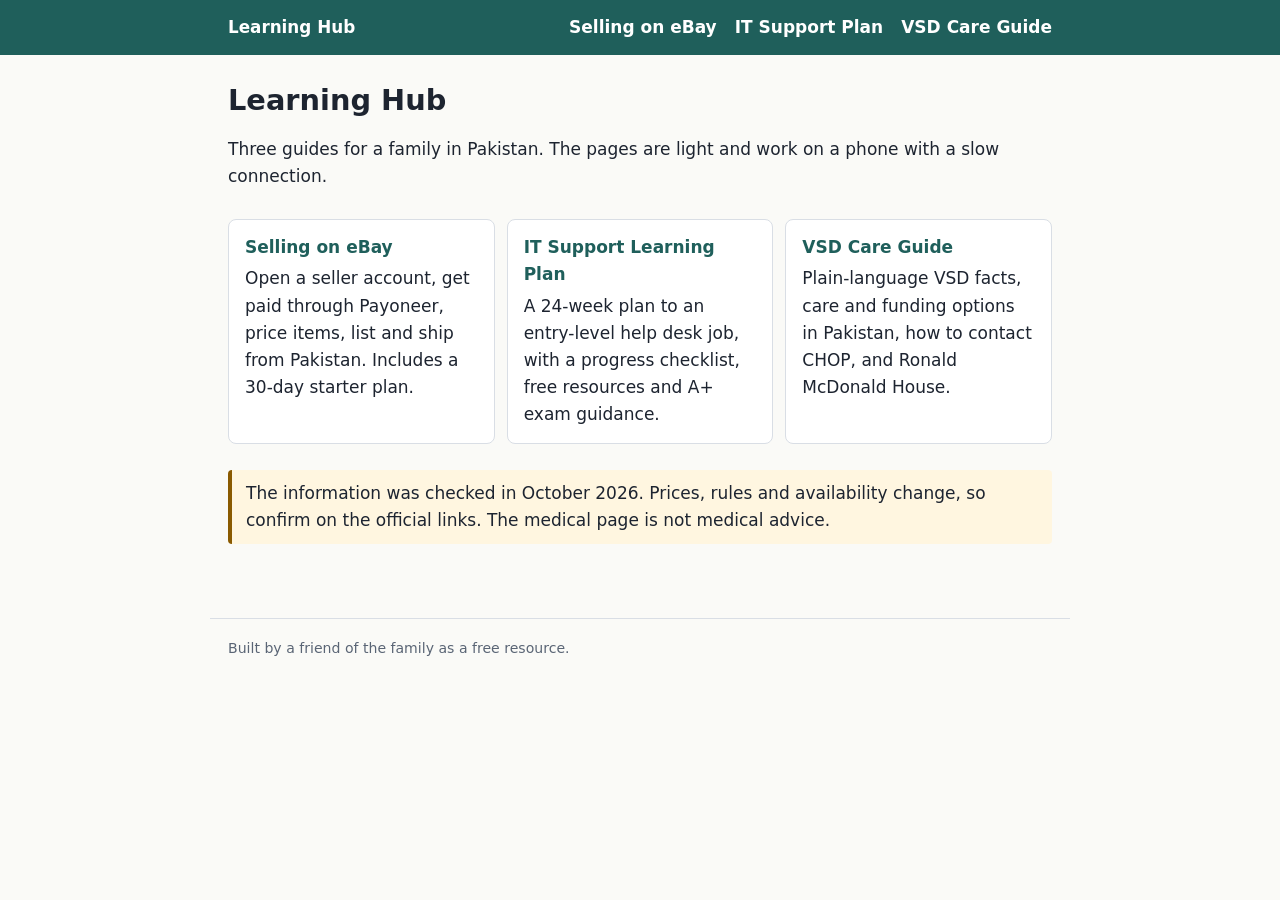
<file: index.html>
<!doctype html>
<html lang="en">
<head>
<meta charset="utf-8">
<meta name="viewport" content="width=device-width,initial-scale=1">
<title>Learning Hub: eBay, IT Support, VSD Care</title>
<meta name="description" content="Three guides: selling on eBay from Pakistan, a 24-week IT support learning plan, and a care guide for families dealing with a child's VSD.">
<link rel="stylesheet" href="style.css">
</head>
<body>
<header class="site"><div class="in">
<a class="home" href="index.html">Learning Hub</a>
<a href="ebay.html">Selling on eBay</a>
<a href="it-path.html">IT Support Plan</a>
<a href="vsd.html">VSD Care Guide</a>
</div></header>
<main>
<h1>Learning Hub</h1>
<p>Three guides for a family in Pakistan. The pages are light and work on a phone with a slow connection.</p>
<div class="grid">
<a class="card" href="ebay.html"><strong>Selling on eBay</strong>Open a seller account, get paid through Payoneer, price items, list and ship from Pakistan. Includes a 30-day starter plan.</a>
<a class="card" href="it-path.html"><strong>IT Support Learning Plan</strong>A 24-week plan to an entry-level help desk job, with a progress checklist, free resources and A+ exam guidance.</a>
<a class="card" href="vsd.html"><strong>VSD Care Guide</strong>Plain-language VSD facts, care and funding options in Pakistan, how to contact CHOP, and Ronald McDonald House.</a>
</div>
<div class="note">The information was checked in October 2026. Prices, rules and availability change, so confirm on the official links. The medical page is not medical advice.</div>
</main>
<footer>Built by a friend of the family as a free resource.</footer>
</body>
</html>
</file>
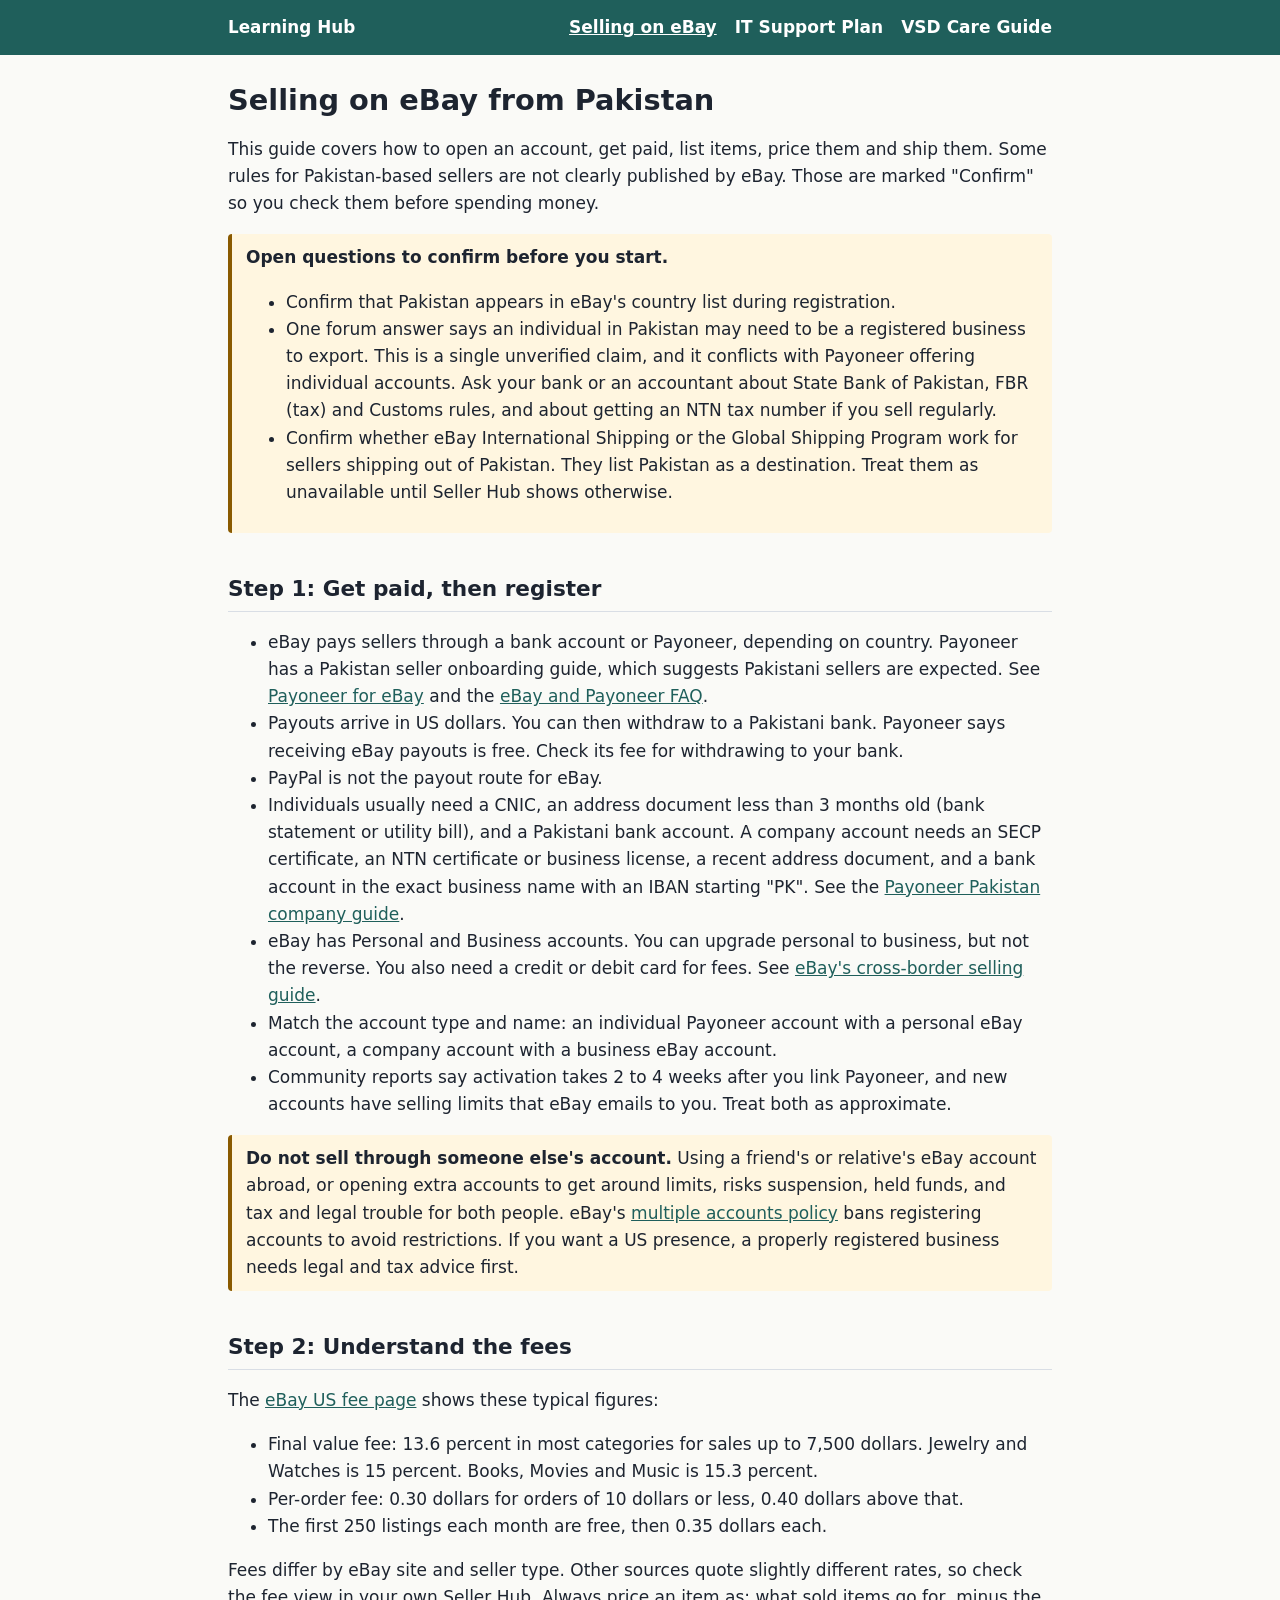
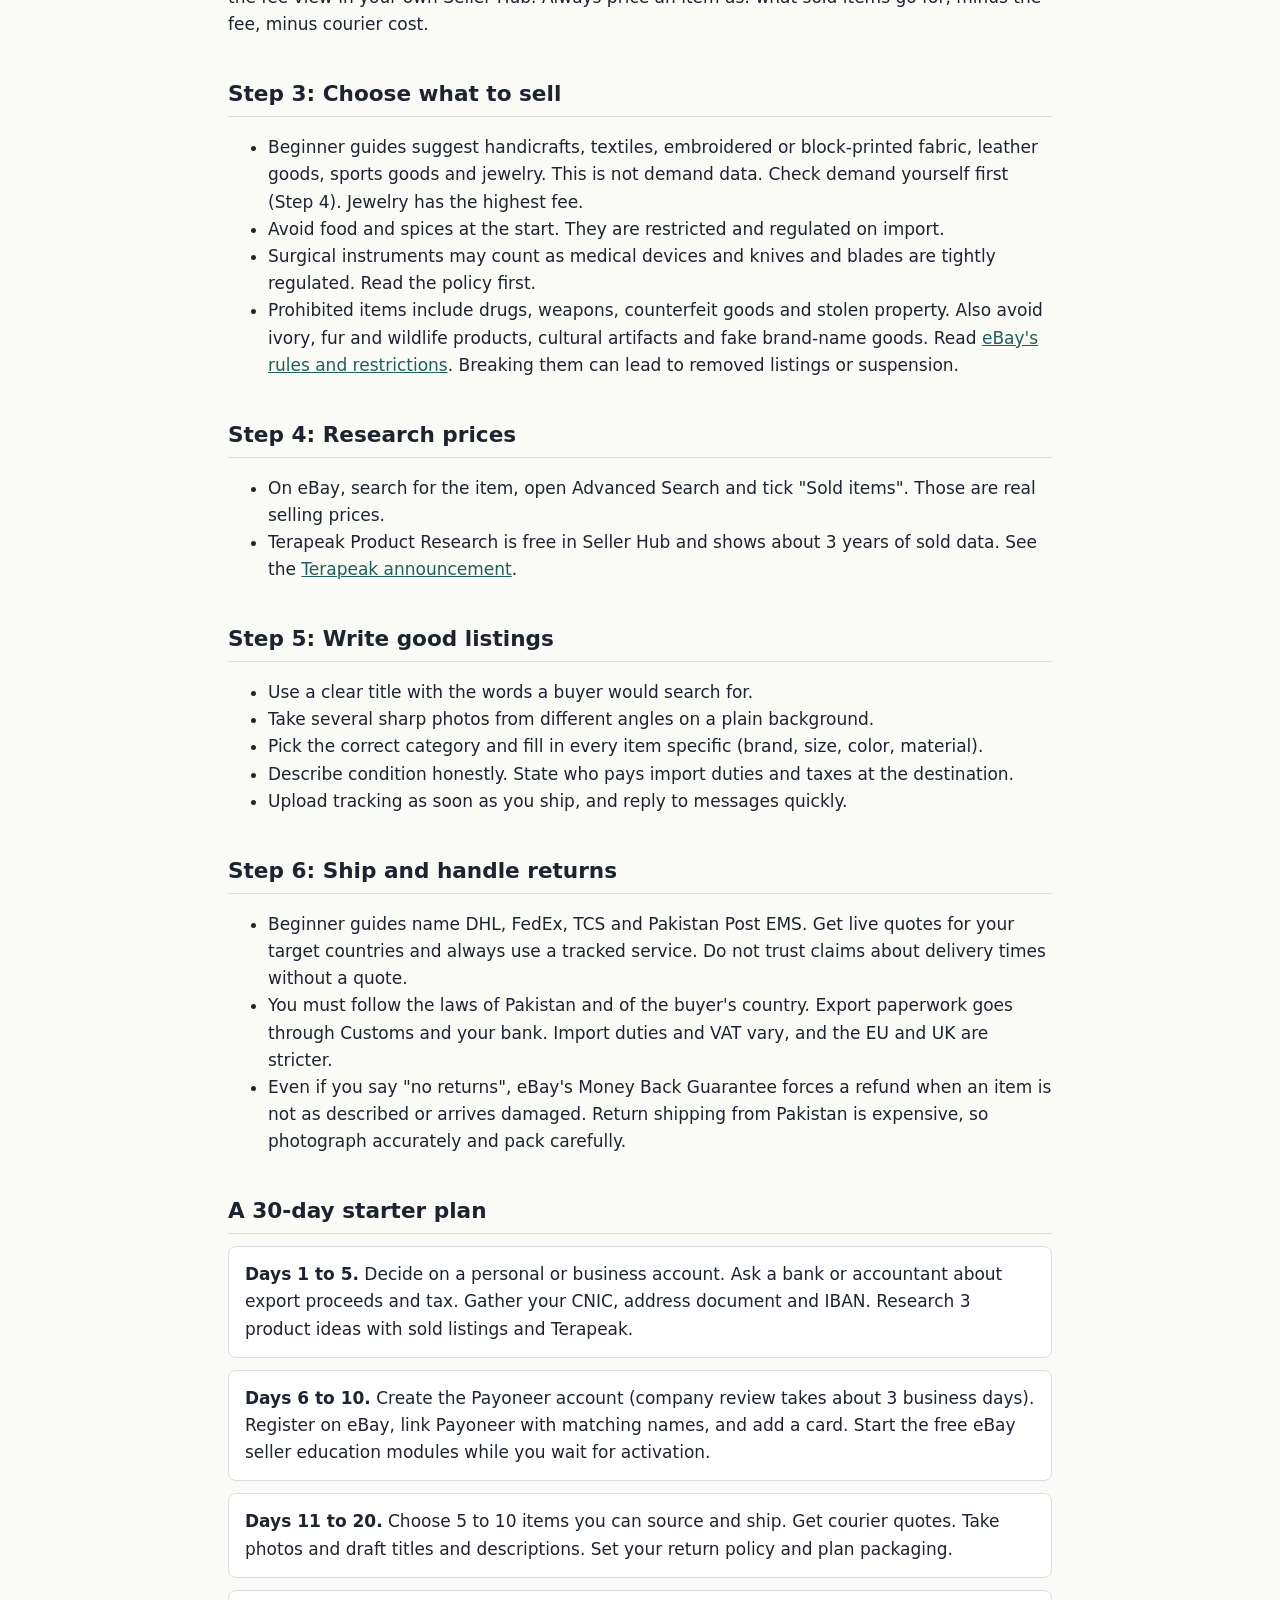
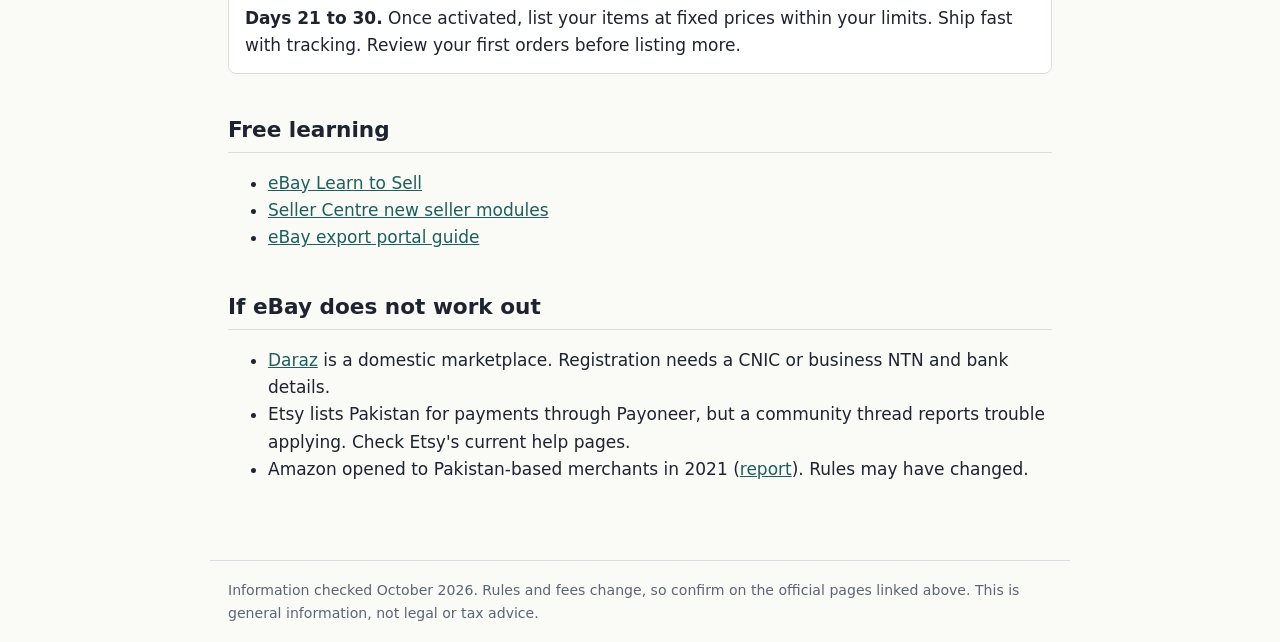
<file: ebay.html>
<!doctype html>
<html lang="en">
<head>
<meta charset="utf-8">
<meta name="viewport" content="width=device-width,initial-scale=1">
<title>Selling on eBay from Pakistan</title>
<meta name="description" content="A beginner guide to opening an eBay seller account, getting paid, listing, pricing and shipping from Pakistan.">
<link rel="stylesheet" href="style.css">
</head>
<body>
<header class="site"><div class="in">
<a class="home" href="index.html">Learning Hub</a>
<a href="ebay.html" aria-current="page">Selling on eBay</a>
<a href="it-path.html">IT Support Plan</a>
<a href="vsd.html">VSD Care Guide</a>
</div></header>
<main>
<h1>Selling on eBay from Pakistan</h1>
<p>This guide covers how to open an account, get paid, list items, price them and ship them. Some rules for Pakistan-based sellers are not clearly published by eBay. Those are marked "Confirm" so you check them before spending money.</p>

<div class="note"><strong>Open questions to confirm before you start.</strong>
<ul>
<li>Confirm that Pakistan appears in eBay's country list during registration.</li>
<li>One forum answer says an individual in Pakistan may need to be a registered business to export. This is a single unverified claim, and it conflicts with Payoneer offering individual accounts. Ask your bank or an accountant about State Bank of Pakistan, FBR (tax) and Customs rules, and about getting an NTN tax number if you sell regularly.</li>
<li>Confirm whether eBay International Shipping or the Global Shipping Program work for sellers shipping out of Pakistan. They list Pakistan as a destination. Treat them as unavailable until Seller Hub shows otherwise.</li>
</ul></div>

<h2>Step 1: Get paid, then register</h2>
<ul>
<li>eBay pays sellers through a bank account or Payoneer, depending on country. Payoneer has a Pakistan seller onboarding guide, which suggests Pakistani sellers are expected. See <a href="https://www.payoneer.com/get-paid-by-ebay/">Payoneer for eBay</a> and the <a href="https://payoneer.custhelp.com/app/answers/detail/a_id/36112/~/ebay---faq">eBay and Payoneer FAQ</a>.</li>
<li>Payouts arrive in US dollars. You can then withdraw to a Pakistani bank. Payoneer says receiving eBay payouts is free. Check its fee for withdrawing to your bank.</li>
<li>PayPal is not the payout route for eBay.</li>
<li>Individuals usually need a CNIC, an address document less than 3 months old (bank statement or utility bill), and a Pakistani bank account. A company account needs an SECP certificate, an NTN certificate or business license, a recent address document, and a bank account in the exact business name with an IBAN starting "PK". See the <a href="https://www.payoneer.com/resources/country-guides/payoneer-company-account-in-pakistan/">Payoneer Pakistan company guide</a>.</li>
<li>eBay has Personal and Business accounts. You can upgrade personal to business, but not the reverse. You also need a credit or debit card for fees. See <a href="https://export.ebay.com/en/first-steps/how-to-sell-on-ebay/">eBay's cross-border selling guide</a>.</li>
<li>Match the account type and name: an individual Payoneer account with a personal eBay account, a company account with a business eBay account.</li>
<li>Community reports say activation takes 2 to 4 weeks after you link Payoneer, and new accounts have selling limits that eBay emails to you. Treat both as approximate.</li>
</ul>

<div class="note"><strong>Do not sell through someone else's account.</strong> Using a friend's or relative's eBay account abroad, or opening extra accounts to get around limits, risks suspension, held funds, and tax and legal trouble for both people. eBay's <a href="https://www.ebay.com/help/policies/identity-policies/multiple-accounts-policy?id=4232">multiple accounts policy</a> bans registering accounts to avoid restrictions. If you want a US presence, a properly registered business needs legal and tax advice first.</div>

<h2>Step 2: Understand the fees</h2>
<p>The <a href="https://www.ebay.com/help/selling/fees-credits-invoices/selling-fees?id=4822">eBay US fee page</a> shows these typical figures:</p>
<ul>
<li>Final value fee: 13.6 percent in most categories for sales up to 7,500 dollars. Jewelry and Watches is 15 percent. Books, Movies and Music is 15.3 percent.</li>
<li>Per-order fee: 0.30 dollars for orders of 10 dollars or less, 0.40 dollars above that.</li>
<li>The first 250 listings each month are free, then 0.35 dollars each.</li>
</ul>
<p>Fees differ by eBay site and seller type. Other sources quote slightly different rates, so check the fee view in your own Seller Hub. Always price an item as: what sold items go for, minus the fee, minus courier cost.</p>

<h2>Step 3: Choose what to sell</h2>
<ul>
<li>Beginner guides suggest handicrafts, textiles, embroidered or block-printed fabric, leather goods, sports goods and jewelry. This is not demand data. Check demand yourself first (Step 4). Jewelry has the highest fee.</li>
<li>Avoid food and spices at the start. They are restricted and regulated on import.</li>
<li>Surgical instruments may count as medical devices and knives and blades are tightly regulated. Read the policy first.</li>
<li>Prohibited items include drugs, weapons, counterfeit goods and stolen property. Also avoid ivory, fur and wildlife products, cultural artifacts and fake brand-name goods. Read <a href="https://export.ebay.com/en/first-steps/rules-and-restrictions-in-selling/listing-legal-requirements/">eBay's rules and restrictions</a>. Breaking them can lead to removed listings or suspension.</li>
</ul>

<h2>Step 4: Research prices</h2>
<ul>
<li>On eBay, search for the item, open Advanced Search and tick "Sold items". Those are real selling prices.</li>
<li>Terapeak Product Research is free in Seller Hub and shows about 3 years of sold data. See the <a href="https://export.ebay.com/en/resources/important-updates/ebay-news-archive/terapeak">Terapeak announcement</a>.</li>
</ul>

<h2>Step 5: Write good listings</h2>
<ul>
<li>Use a clear title with the words a buyer would search for.</li>
<li>Take several sharp photos from different angles on a plain background.</li>
<li>Pick the correct category and fill in every item specific (brand, size, color, material).</li>
<li>Describe condition honestly. State who pays import duties and taxes at the destination.</li>
<li>Upload tracking as soon as you ship, and reply to messages quickly.</li>
</ul>

<h2>Step 6: Ship and handle returns</h2>
<ul>
<li>Beginner guides name DHL, FedEx, TCS and Pakistan Post EMS. Get live quotes for your target countries and always use a tracked service. Do not trust claims about delivery times without a quote.</li>
<li>You must follow the laws of Pakistan and of the buyer's country. Export paperwork goes through Customs and your bank. Import duties and VAT vary, and the EU and UK are stricter.</li>
<li>Even if you say "no returns", eBay's Money Back Guarantee forces a refund when an item is not as described or arrives damaged. Return shipping from Pakistan is expensive, so photograph accurately and pack carefully.</li>
</ul>

<h2>A 30-day starter plan</h2>
<div class="card"><strong>Days 1 to 5.</strong> Decide on a personal or business account. Ask a bank or accountant about export proceeds and tax. Gather your CNIC, address document and IBAN. Research 3 product ideas with sold listings and Terapeak.</div>
<div class="card"><strong>Days 6 to 10.</strong> Create the Payoneer account (company review takes about 3 business days). Register on eBay, link Payoneer with matching names, and add a card. Start the free eBay seller education modules while you wait for activation.</div>
<div class="card"><strong>Days 11 to 20.</strong> Choose 5 to 10 items you can source and ship. Get courier quotes. Take photos and draft titles and descriptions. Set your return policy and plan packaging.</div>
<div class="card"><strong>Days 21 to 30.</strong> Once activated, list your items at fixed prices within your limits. Ship fast with tracking. Review your first orders before listing more.</div>

<h2>Free learning</h2>
<ul>
<li><a href="https://pages.ebay.com.sg/education/learn-to-sell-overview.html">eBay Learn to Sell</a></li>
<li><a href="https://www.ebay.com.au/sellercentre/new-seller-modules">Seller Centre new seller modules</a></li>
<li><a href="https://export.ebay.com/en/first-steps/how-to-sell-on-ebay/">eBay export portal guide</a></li>
</ul>

<h2>If eBay does not work out</h2>
<ul>
<li><a href="https://www.daraz.pk/sell-on-daraz/">Daraz</a> is a domestic marketplace. Registration needs a CNIC or business NTN and bank details.</li>
<li>Etsy lists Pakistan for payments through Payoneer, but a community thread reports trouble applying. Check Etsy's current help pages.</li>
<li>Amazon opened to Pakistan-based merchants in 2021 (<a href="https://restofworld.org/2021/amazon-finally-opens-its-marketplace-to-merchants-from-pakistan/">report</a>). Rules may have changed.</li>
</ul>
</main>
<footer>Information checked October 2026. Rules and fees change, so confirm on the official pages linked above. This is general information, not legal or tax advice.</footer>
</body>
</html>
</file>
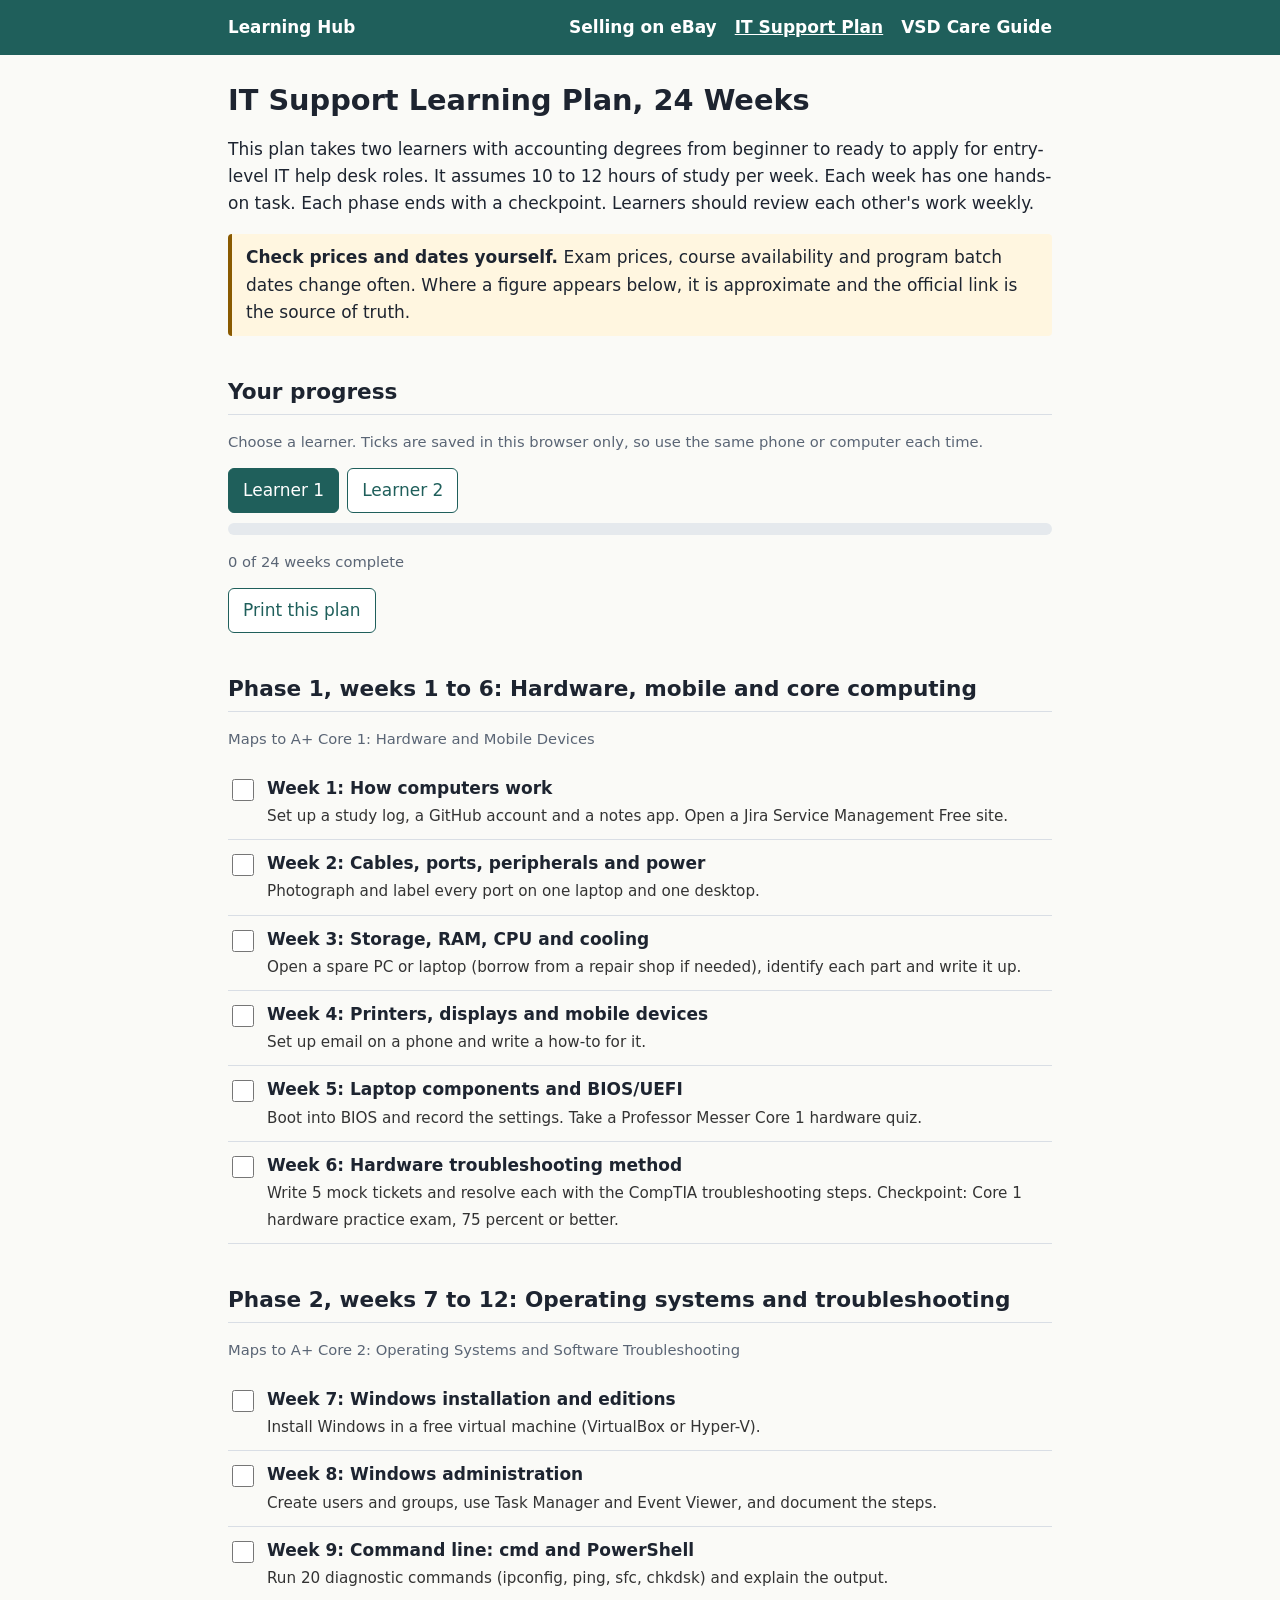
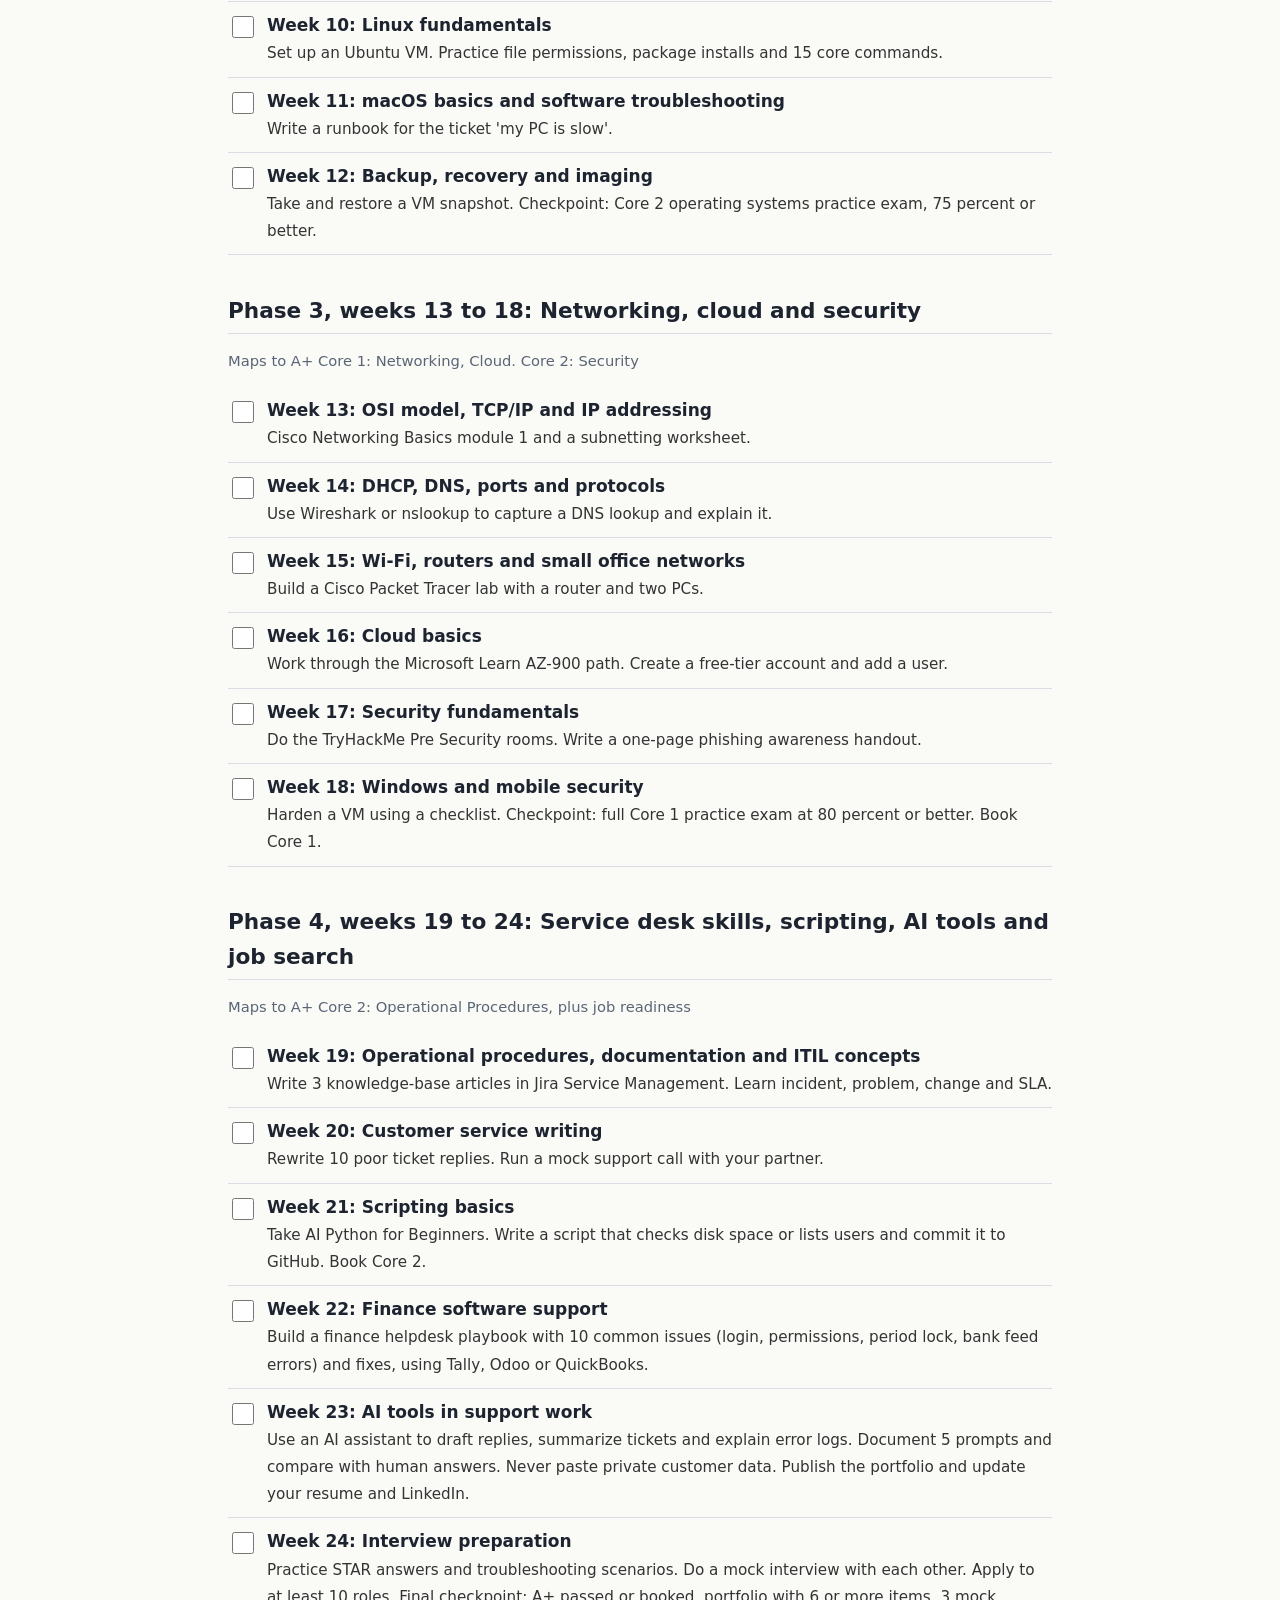
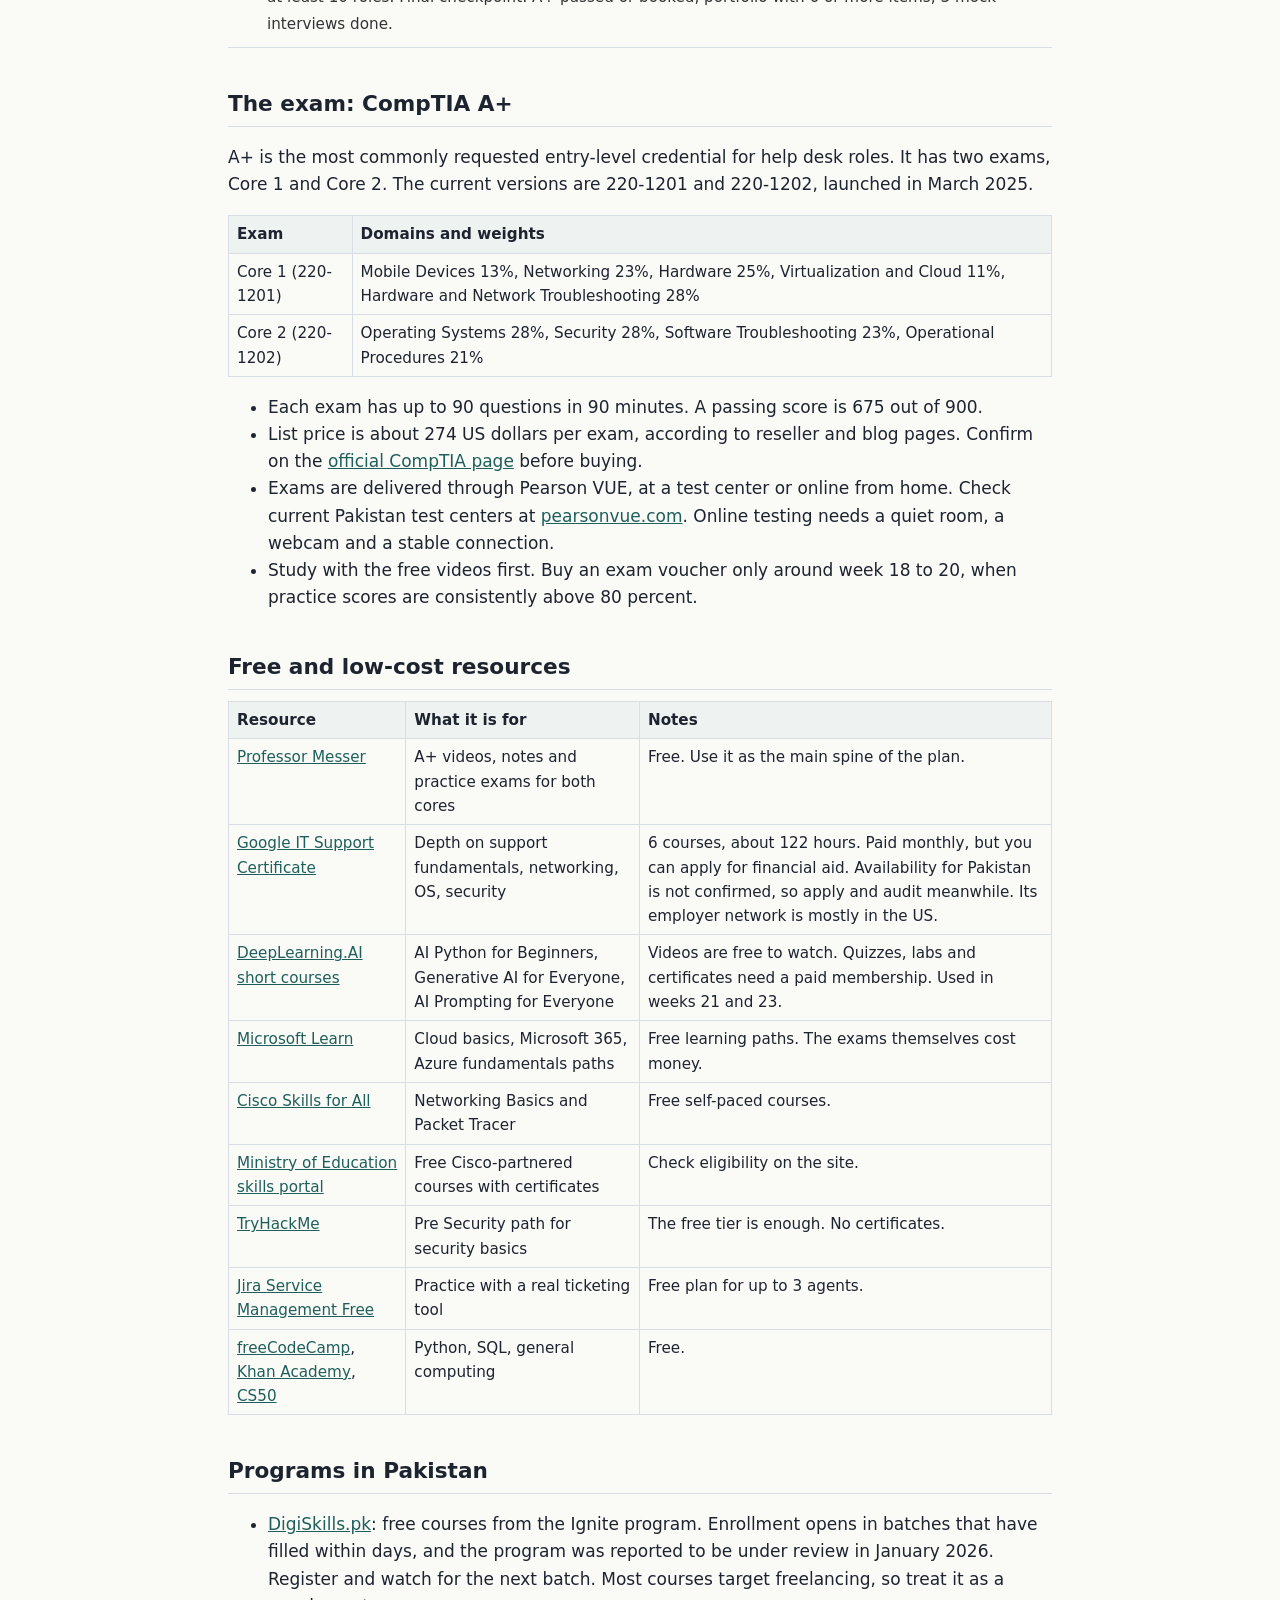
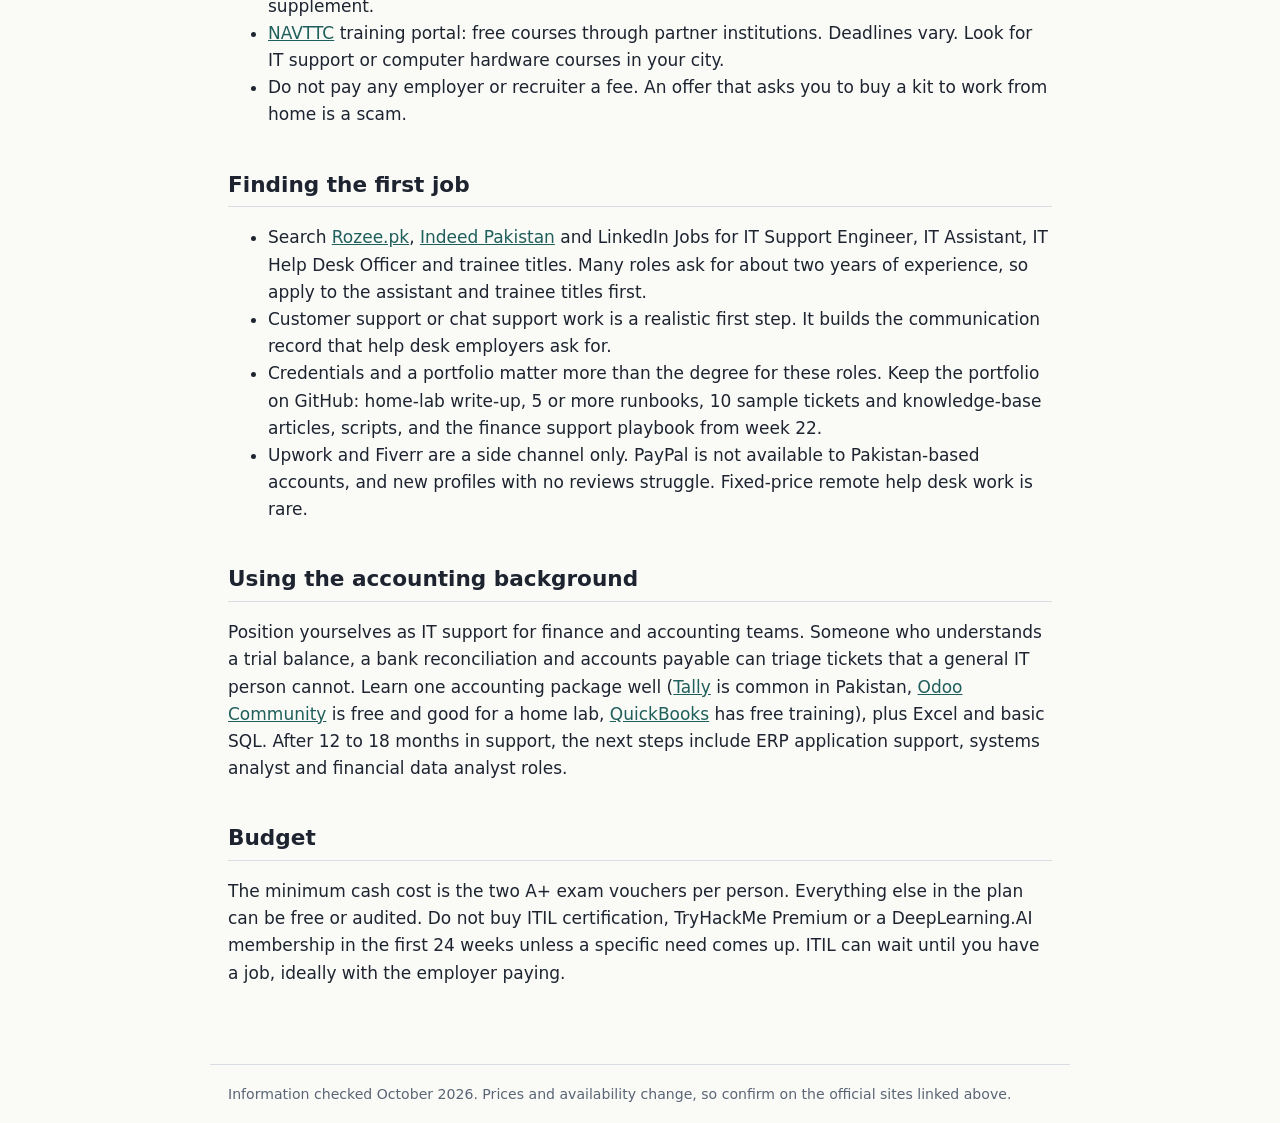
<file: it-path.html>
<!doctype html>
<html lang="en">
<head>
<meta charset="utf-8">
<meta name="viewport" content="width=device-width,initial-scale=1">
<title>IT Support Learning Plan, 24 Weeks</title>
<meta name="description" content="A 24-week structured plan from beginner to entry-level IT help desk, using free and low-cost resources.">
<link rel="stylesheet" href="style.css">
</head>
<body>
<header class="site"><div class="in">
<a class="home" href="index.html">Learning Hub</a>
<a href="ebay.html">Selling on eBay</a>
<a href="it-path.html" aria-current="page">IT Support Plan</a>
<a href="vsd.html">VSD Care Guide</a>
</div></header>
<main>
<h1>IT Support Learning Plan, 24 Weeks</h1>
<p>This plan takes two learners with accounting degrees from beginner to ready to apply for entry-level IT help desk roles. It assumes 10 to 12 hours of study per week. Each week has one hands-on task. Each phase ends with a checkpoint. Learners should review each other's work weekly.</p>

<div class="note"><strong>Check prices and dates yourself.</strong> Exam prices, course availability and program batch dates change often. Where a figure appears below, it is approximate and the official link is the source of truth.</div>

<h2>Your progress</h2>
<p class="muted">Choose a learner. Ticks are saved in this browser only, so use the same phone or computer each time.</p>
<div class="tabs noprint" id="who">
 <button data-l="A" aria-pressed="true">Learner 1</button>
 <button data-l="B" aria-pressed="false">Learner 2</button>
</div>
<div class="bar" aria-hidden="true"><div id="barfill"></div></div>
<p id="count" class="muted"></p>
<button class="noprint" onclick="window.print()">Print this plan</button>

<div id="plan"></div>

<h2>The exam: CompTIA A+</h2>
<p>A+ is the most commonly requested entry-level credential for help desk roles. It has two exams, Core 1 and Core 2. The current versions are 220-1201 and 220-1202, launched in March 2025.</p>
<div class="scroll"><table>
<tr><th>Exam</th><th>Domains and weights</th></tr>
<tr><td>Core 1 (220-1201)</td><td>Mobile Devices 13%, Networking 23%, Hardware 25%, Virtualization and Cloud 11%, Hardware and Network Troubleshooting 28%</td></tr>
<tr><td>Core 2 (220-1202)</td><td>Operating Systems 28%, Security 28%, Software Troubleshooting 23%, Operational Procedures 21%</td></tr>
</table></div>
<ul>
<li>Each exam has up to 90 questions in 90 minutes. A passing score is 675 out of 900.</li>
<li>List price is about 274 US dollars per exam, according to reseller and blog pages. Confirm on the <a href="https://www.comptia.org/en-us/certifications/a/">official CompTIA page</a> before buying.</li>
<li>Exams are delivered through Pearson VUE, at a test center or online from home. Check current Pakistan test centers at <a href="https://www.pearsonvue.com">pearsonvue.com</a>. Online testing needs a quiet room, a webcam and a stable connection.</li>
<li>Study with the free videos first. Buy an exam voucher only around week 18 to 20, when practice scores are consistently above 80 percent.</li>
</ul>

<h2>Free and low-cost resources</h2>
<div class="scroll"><table>
<tr><th>Resource</th><th>What it is for</th><th>Notes</th></tr>
<tr><td><a href="https://www.professormesser.com">Professor Messer</a></td><td>A+ videos, notes and practice exams for both cores</td><td>Free. Use it as the main spine of the plan.</td></tr>
<tr><td><a href="https://www.coursera.org/professional-certificates/google-it-support">Google IT Support Certificate</a></td><td>Depth on support fundamentals, networking, OS, security</td><td>6 courses, about 122 hours. Paid monthly, but you can apply for financial aid. Availability for Pakistan is not confirmed, so apply and audit meanwhile. Its employer network is mostly in the US.</td></tr>
<tr><td><a href="https://www.deeplearning.ai/short-courses/">DeepLearning.AI short courses</a></td><td>AI Python for Beginners, Generative AI for Everyone, AI Prompting for Everyone</td><td>Videos are free to watch. Quizzes, labs and certificates need a paid membership. Used in weeks 21 and 23.</td></tr>
<tr><td><a href="https://learn.microsoft.com/training/">Microsoft Learn</a></td><td>Cloud basics, Microsoft 365, Azure fundamentals paths</td><td>Free learning paths. The exams themselves cost money.</td></tr>
<tr><td><a href="https://skillsforall.com">Cisco Skills for All</a></td><td>Networking Basics and Packet Tracer</td><td>Free self-paced courses.</td></tr>
<tr><td><a href="https://skill.moe.gov.pk/">Ministry of Education skills portal</a></td><td>Free Cisco-partnered courses with certificates</td><td>Check eligibility on the site.</td></tr>
<tr><td><a href="https://tryhackme.com">TryHackMe</a></td><td>Pre Security path for security basics</td><td>The free tier is enough. No certificates.</td></tr>
<tr><td><a href="https://www.atlassian.com/software/jira/service-management/pricing">Jira Service Management Free</a></td><td>Practice with a real ticketing tool</td><td>Free plan for up to 3 agents.</td></tr>
<tr><td><a href="https://www.freecodecamp.org">freeCodeCamp</a>, <a href="https://www.khanacademy.org">Khan Academy</a>, <a href="https://cs50.harvard.edu">CS50</a></td><td>Python, SQL, general computing</td><td>Free.</td></tr>
</table></div>

<h2>Programs in Pakistan</h2>
<ul>
<li><a href="https://www.digiskills.pk">DigiSkills.pk</a>: free courses from the Ignite program. Enrollment opens in batches that have filled within days, and the program was reported to be under review in January 2026. Register and watch for the next batch. Most courses target freelancing, so treat it as a supplement.</li>
<li><a href="https://nsis.navttc.gov.pk">NAVTTC</a> training portal: free courses through partner institutions. Deadlines vary. Look for IT support or computer hardware courses in your city.</li>
<li>Do not pay any employer or recruiter a fee. An offer that asks you to buy a kit to work from home is a scam.</li>
</ul>

<h2>Finding the first job</h2>
<ul>
<li>Search <a href="https://www.rozee.pk">Rozee.pk</a>, <a href="https://pk.indeed.com">Indeed Pakistan</a> and LinkedIn Jobs for IT Support Engineer, IT Assistant, IT Help Desk Officer and trainee titles. Many roles ask for about two years of experience, so apply to the assistant and trainee titles first.</li>
<li>Customer support or chat support work is a realistic first step. It builds the communication record that help desk employers ask for.</li>
<li>Credentials and a portfolio matter more than the degree for these roles. Keep the portfolio on GitHub: home-lab write-up, 5 or more runbooks, 10 sample tickets and knowledge-base articles, scripts, and the finance support playbook from week 22.</li>
<li>Upwork and Fiverr are a side channel only. PayPal is not available to Pakistan-based accounts, and new profiles with no reviews struggle. Fixed-price remote help desk work is rare.</li>
</ul>

<h2>Using the accounting background</h2>
<p>Position yourselves as IT support for finance and accounting teams. Someone who understands a trial balance, a bank reconciliation and accounts payable can triage tickets that a general IT person cannot. Learn one accounting package well (<a href="https://tallysolutions.com">Tally</a> is common in Pakistan, <a href="https://www.odoo.com/documentation">Odoo Community</a> is free and good for a home lab, <a href="https://www.quickbooks.com">QuickBooks</a> has free training), plus Excel and basic SQL. After 12 to 18 months in support, the next steps include ERP application support, systems analyst and financial data analyst roles.</p>

<h2>Budget</h2>
<p>The minimum cash cost is the two A+ exam vouchers per person. Everything else in the plan can be free or audited. Do not buy ITIL certification, TryHackMe Premium or a DeepLearning.AI membership in the first 24 weeks unless a specific need comes up. ITIL can wait until you have a job, ideally with the employer paying.</p>
</main>
<footer>Information checked October 2026. Prices and availability change, so confirm on the official sites linked above.</footer>
<script src="plan.js"></script>
</body>
</html>
</file>
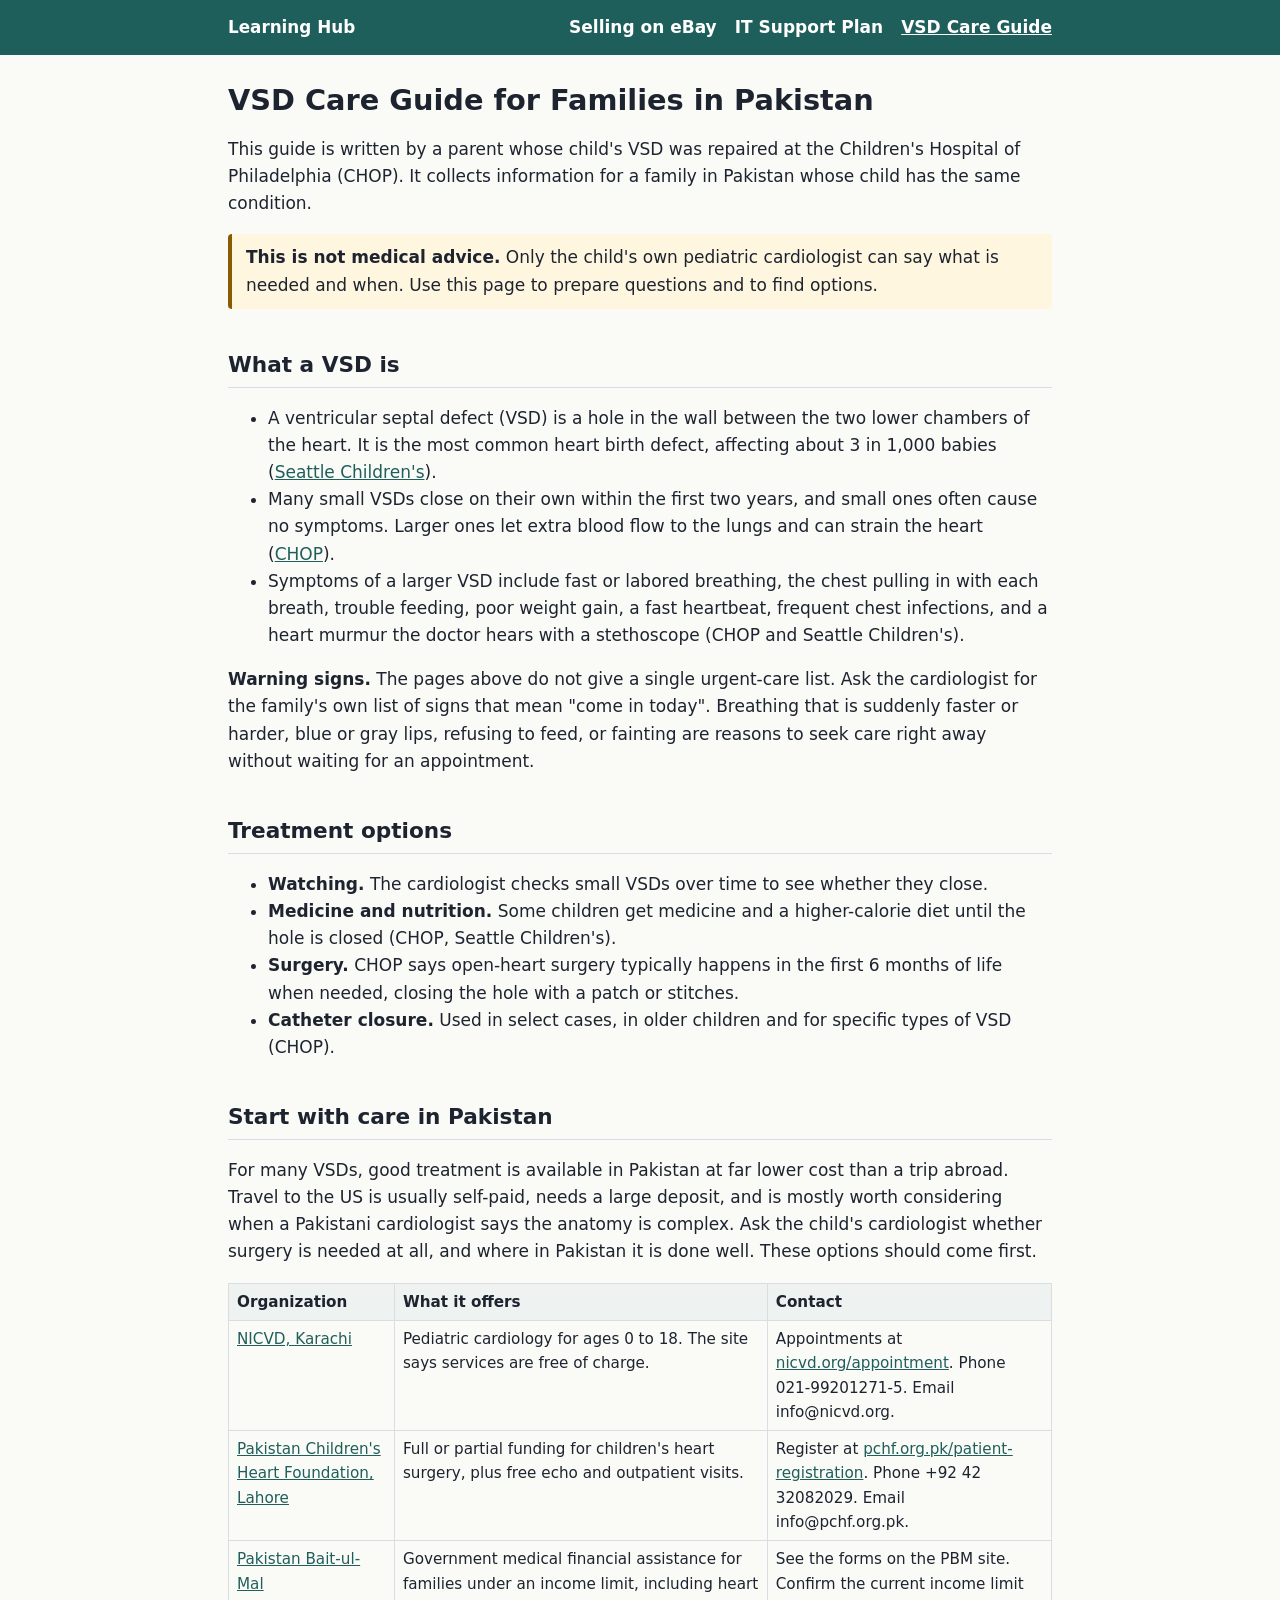
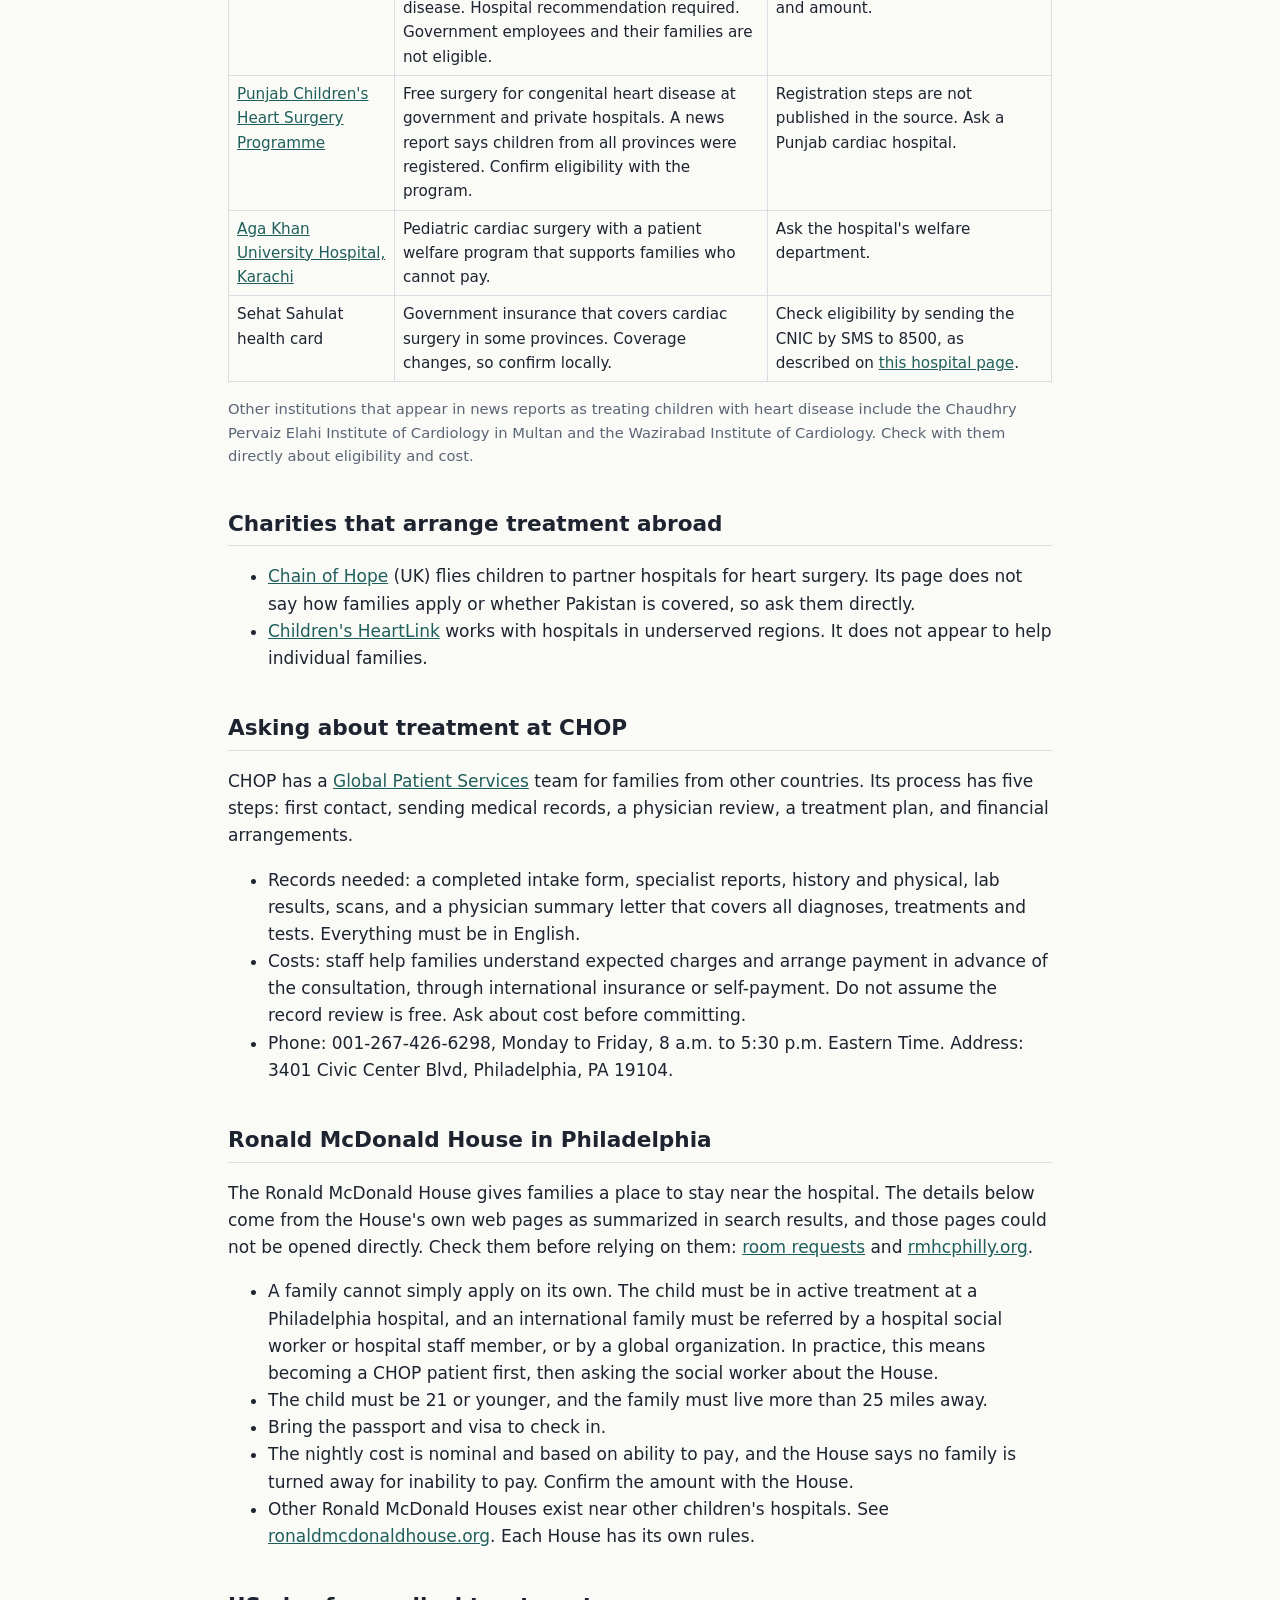
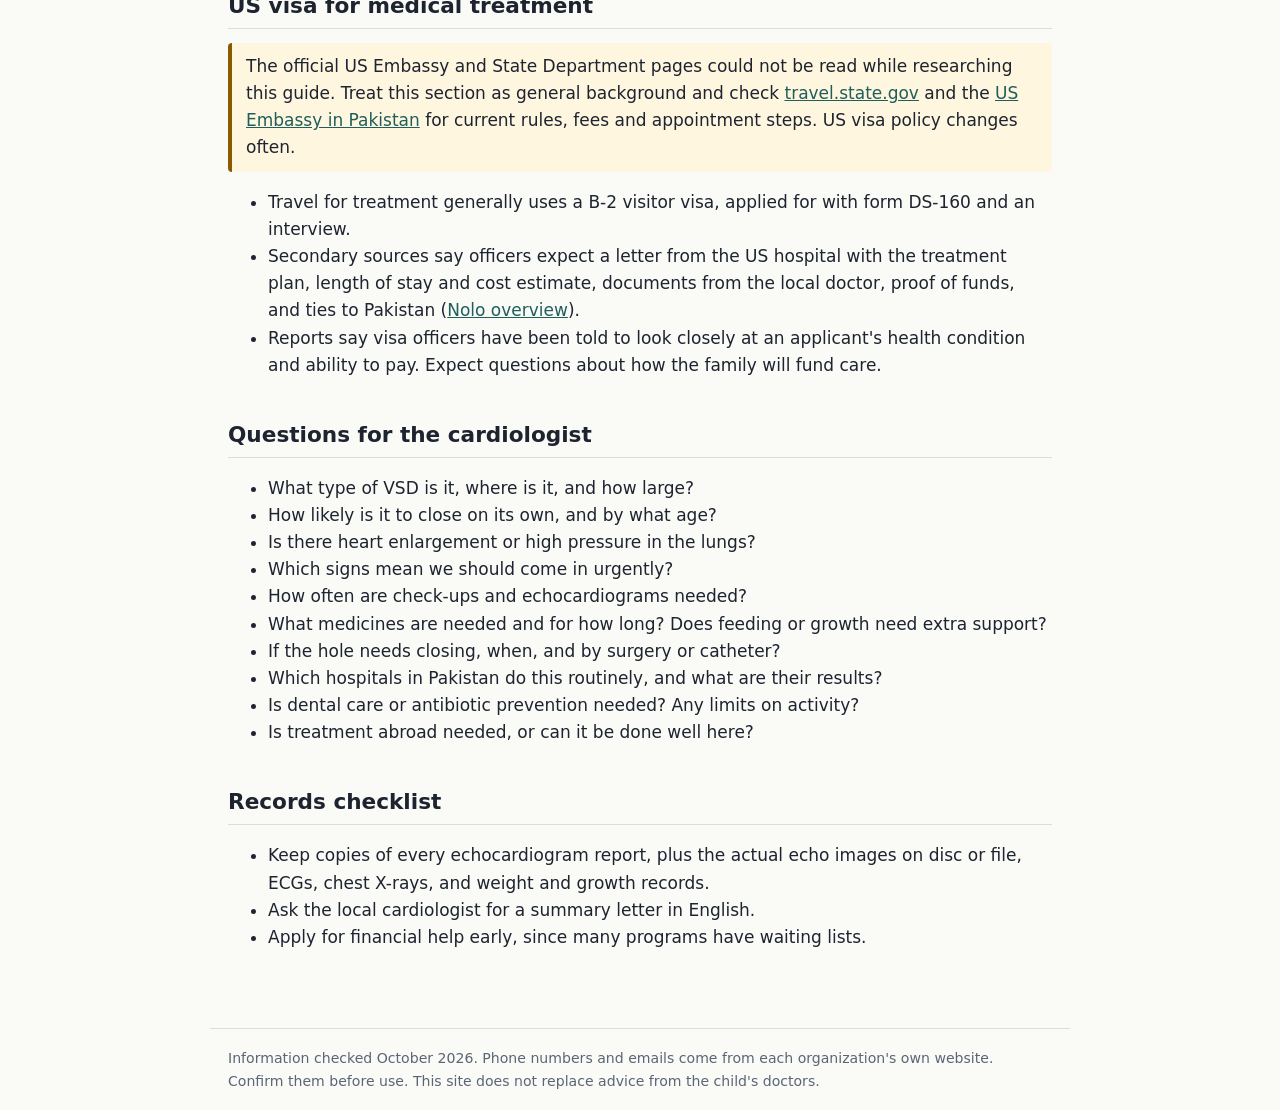
<file: vsd.html>
<!doctype html>
<html lang="en">
<head>
<meta charset="utf-8">
<meta name="viewport" content="width=device-width,initial-scale=1">
<title>VSD Care Guide for Families in Pakistan</title>
<meta name="description" content="Plain-language information about ventricular septal defect (VSD), care options in Pakistan, and how to ask about treatment at CHOP in Philadelphia.">
<link rel="stylesheet" href="style.css">
</head>
<body>
<header class="site"><div class="in">
<a class="home" href="index.html">Learning Hub</a>
<a href="ebay.html">Selling on eBay</a>
<a href="it-path.html">IT Support Plan</a>
<a href="vsd.html" aria-current="page">VSD Care Guide</a>
</div></header>
<main>
<h1>VSD Care Guide for Families in Pakistan</h1>
<p>This guide is written by a parent whose child's VSD was repaired at the Children's Hospital of Philadelphia (CHOP). It collects information for a family in Pakistan whose child has the same condition.</p>

<div class="note"><strong>This is not medical advice.</strong> Only the child's own pediatric cardiologist can say what is needed and when. Use this page to prepare questions and to find options.</div>

<h2>What a VSD is</h2>
<ul>
<li>A ventricular septal defect (VSD) is a hole in the wall between the two lower chambers of the heart. It is the most common heart birth defect, affecting about 3 in 1,000 babies (<a href="https://www.seattlechildrens.org/conditions/ventricular-septal-defect/">Seattle Children's</a>).</li>
<li>Many small VSDs close on their own within the first two years, and small ones often cause no symptoms. Larger ones let extra blood flow to the lungs and can strain the heart (<a href="https://www.chop.edu/conditions-diseases/ventricular-septal-defect-vsd">CHOP</a>).</li>
<li>Symptoms of a larger VSD include fast or labored breathing, the chest pulling in with each breath, trouble feeding, poor weight gain, a fast heartbeat, frequent chest infections, and a heart murmur the doctor hears with a stethoscope (CHOP and Seattle Children's).</li>
</ul>
<p><strong>Warning signs.</strong> The pages above do not give a single urgent-care list. Ask the cardiologist for the family's own list of signs that mean "come in today". Breathing that is suddenly faster or harder, blue or gray lips, refusing to feed, or fainting are reasons to seek care right away without waiting for an appointment.</p>

<h2>Treatment options</h2>
<ul>
<li><strong>Watching.</strong> The cardiologist checks small VSDs over time to see whether they close.</li>
<li><strong>Medicine and nutrition.</strong> Some children get medicine and a higher-calorie diet until the hole is closed (CHOP, Seattle Children's).</li>
<li><strong>Surgery.</strong> CHOP says open-heart surgery typically happens in the first 6 months of life when needed, closing the hole with a patch or stitches.</li>
<li><strong>Catheter closure.</strong> Used in select cases, in older children and for specific types of VSD (CHOP).</li>
</ul>

<h2>Start with care in Pakistan</h2>
<p>For many VSDs, good treatment is available in Pakistan at far lower cost than a trip abroad. Travel to the US is usually self-paid, needs a large deposit, and is mostly worth considering when a Pakistani cardiologist says the anatomy is complex. Ask the child's cardiologist whether surgery is needed at all, and where in Pakistan it is done well. These options should come first.</p>

<div class="scroll"><table>
<tr><th>Organization</th><th>What it offers</th><th>Contact</th></tr>
<tr><td><a href="https://nicvd.org">NICVD, Karachi</a></td><td>Pediatric cardiology for ages 0 to 18. The site says services are free of charge.</td><td>Appointments at <a href="https://nicvd.org/appointment">nicvd.org/appointment</a>. Phone 021-99201271-5. Email info@nicvd.org.</td></tr>
<tr><td><a href="https://pchf.org.pk">Pakistan Children's Heart Foundation, Lahore</a></td><td>Full or partial funding for children's heart surgery, plus free echo and outpatient visits.</td><td>Register at <a href="https://pchf.org.pk/patient-registration/">pchf.org.pk/patient-registration</a>. Phone +92 42 32082029. Email info@pchf.org.pk.</td></tr>
<tr><td><a href="https://pbm.gov.pk/projects.html">Pakistan Bait-ul-Mal</a></td><td>Government medical financial assistance for families under an income limit, including heart disease. Hospital recommendation required. Government employees and their families are not eligible.</td><td>See the forms on the PBM site. Confirm the current income limit and amount.</td></tr>
<tr><td><a href="https://english.aaj.tv/news/amp/330409666">Punjab Children's Heart Surgery Programme</a></td><td>Free surgery for congenital heart disease at government and private hospitals. A news report says children from all provinces were registered. Confirm eligibility with the program.</td><td>Registration steps are not published in the source. Ask a Punjab cardiac hospital.</td></tr>
<tr><td><a href="https://www.aku.edu/supportus/pc/Pages/whole-new-life.aspx">Aga Khan University Hospital, Karachi</a></td><td>Pediatric cardiac surgery with a patient welfare program that supports families who cannot pay.</td><td>Ask the hospital's welfare department.</td></tr>
<tr><td>Sehat Sahulat health card</td><td>Government insurance that covers cardiac surgery in some provinces. Coverage changes, so confirm locally.</td><td>Check eligibility by sending the CNIC by SMS to 8500, as described on <a href="https://kth.edu.pk/sehat-card-servies/">this hospital page</a>.</td></tr>
</table></div>
<p class="muted">Other institutions that appear in news reports as treating children with heart disease include the Chaudhry Pervaiz Elahi Institute of Cardiology in Multan and the Wazirabad Institute of Cardiology. Check with them directly about eligibility and cost.</p>

<h2>Charities that arrange treatment abroad</h2>
<ul>
<li><a href="https://www.chainofhope.org/who-we-are/">Chain of Hope</a> (UK) flies children to partner hospitals for heart surgery. Its page does not say how families apply or whether Pakistan is covered, so ask them directly.</li>
<li><a href="https://childrensheartlink.org">Children's HeartLink</a> works with hospitals in underserved regions. It does not appear to help individual families.</li>
</ul>

<h2>Asking about treatment at CHOP</h2>
<p>CHOP has a <a href="https://gps.chop.edu/becoming-a-patient">Global Patient Services</a> team for families from other countries. Its process has five steps: first contact, sending medical records, a physician review, a treatment plan, and financial arrangements.</p>
<ul>
<li>Records needed: a completed intake form, specialist reports, history and physical, lab results, scans, and a physician summary letter that covers all diagnoses, treatments and tests. Everything must be in English.</li>
<li>Costs: staff help families understand expected charges and arrange payment in advance of the consultation, through international insurance or self-payment. Do not assume the record review is free. Ask about cost before committing.</li>
<li>Phone: 001-267-426-6298, Monday to Friday, 8 a.m. to 5:30 p.m. Eastern Time. Address: 3401 Civic Center Blvd, Philadelphia, PA 19104.</li>
</ul>

<h2>Ronald McDonald House in Philadelphia</h2>
<p>The Ronald McDonald House gives families a place to stay near the hospital. The details below come from the House's own web pages as summarized in search results, and those pages could not be opened directly. Check them before relying on them: <a href="https://rmhcphilly.org/roomrequests/">room requests</a> and <a href="https://www.rmhcphilly.org">rmhcphilly.org</a>.</p>
<ul>
<li>A family cannot simply apply on its own. The child must be in active treatment at a Philadelphia hospital, and an international family must be referred by a hospital social worker or hospital staff member, or by a global organization. In practice, this means becoming a CHOP patient first, then asking the social worker about the House.</li>
<li>The child must be 21 or younger, and the family must live more than 25 miles away.</li>
<li>Bring the passport and visa to check in.</li>
<li>The nightly cost is nominal and based on ability to pay, and the House says no family is turned away for inability to pay. Confirm the amount with the House.</li>
<li>Other Ronald McDonald Houses exist near other children's hospitals. See <a href="https://ronaldmcdonaldhouse.org">ronaldmcdonaldhouse.org</a>. Each House has its own rules.</li>
</ul>

<h2>US visa for medical treatment</h2>
<div class="note">The official US Embassy and State Department pages could not be read while researching this guide. Treat this section as general background and check <a href="https://travel.state.gov">travel.state.gov</a> and the <a href="https://pk.usembassy.gov">US Embassy in Pakistan</a> for current rules, fees and appointment steps. US visa policy changes often.</div>
<ul>
<li>Travel for treatment generally uses a B-2 visitor visa, applied for with form DS-160 and an interview.</li>
<li>Secondary sources say officers expect a letter from the US hospital with the treatment plan, length of stay and cost estimate, documents from the local doctor, proof of funds, and ties to Pakistan (<a href="https://www.nolo.com/legal-encyclopedia/b-2-visa-us-medical-treatment-who-qualifies.html">Nolo overview</a>).</li>
<li>Reports say visa officers have been told to look closely at an applicant's health condition and ability to pay. Expect questions about how the family will fund care.</li>
</ul>

<h2>Questions for the cardiologist</h2>
<ul>
<li>What type of VSD is it, where is it, and how large?</li>
<li>How likely is it to close on its own, and by what age?</li>
<li>Is there heart enlargement or high pressure in the lungs?</li>
<li>Which signs mean we should come in urgently?</li>
<li>How often are check-ups and echocardiograms needed?</li>
<li>What medicines are needed and for how long? Does feeding or growth need extra support?</li>
<li>If the hole needs closing, when, and by surgery or catheter?</li>
<li>Which hospitals in Pakistan do this routinely, and what are their results?</li>
<li>Is dental care or antibiotic prevention needed? Any limits on activity?</li>
<li>Is treatment abroad needed, or can it be done well here?</li>
</ul>

<h2>Records checklist</h2>
<ul>
<li>Keep copies of every echocardiogram report, plus the actual echo images on disc or file, ECGs, chest X-rays, and weight and growth records.</li>
<li>Ask the local cardiologist for a summary letter in English.</li>
<li>Apply for financial help early, since many programs have waiting lists.</li>
</ul>
</main>
<footer>Information checked October 2026. Phone numbers and emails come from each organization's own website. Confirm them before use. This site does not replace advice from the child's doctors.</footer>
</body>
</html>
</file>
<file: style.css>
:root{--ink:#1d2430;--muted:#5a6575;--line:#d9dee5;--bg:#fafaf7;--card:#fff;--accent:#1f5f5b;--warn:#8a5a00;--warnbg:#fff6e0}
*{box-sizing:border-box}
html{-webkit-text-size-adjust:100%}
body{margin:0;font:17px/1.6 system-ui,-apple-system,"Segoe UI",Roboto,sans-serif;color:var(--ink);background:var(--bg)}
a{color:var(--accent)}
header.site{background:var(--accent);color:#fff}
header.site .in{max-width:860px;margin:0 auto;padding:14px 18px;display:flex;flex-wrap:wrap;gap:6px 18px;align-items:center}
header.site a{color:#fff;text-decoration:none;font-weight:600}
header.site a.home{margin-right:auto;font-size:1.05rem}
header.site a:hover,header.site a[aria-current]{text-decoration:underline}
main{max-width:860px;margin:0 auto;padding:22px 18px 60px}
h1{font-size:1.8rem;line-height:1.25;margin:.2em 0 .4em}
h2{font-size:1.35rem;margin:1.8em 0 .5em;border-bottom:1px solid var(--line);padding-bottom:.2em}
h3{font-size:1.1rem;margin:1.3em 0 .3em}
.card{background:var(--card);border:1px solid var(--line);border-radius:8px;padding:14px 16px;margin:12px 0}
.grid{display:grid;gap:12px;grid-template-columns:repeat(auto-fit,minmax(240px,1fr))}
.grid a.card{text-decoration:none;color:inherit;display:block}
.grid a.card strong{color:var(--accent);display:block;margin-bottom:4px}
.note{background:var(--warnbg);border-left:4px solid var(--warn);padding:10px 14px;margin:14px 0;border-radius:4px}
.muted{color:var(--muted);font-size:.92rem}
table{border-collapse:collapse;width:100%;font-size:.95rem}
th,td{border:1px solid var(--line);padding:6px 8px;text-align:left;vertical-align:top}
th{background:#eef2f1}
.scroll{overflow-x:auto}
.week{display:flex;gap:10px;align-items:flex-start;padding:10px 0;border-bottom:1px solid var(--line)}
.week input{width:22px;height:22px;margin-top:4px;flex:none}
.week.done .wt{color:var(--muted);text-decoration:line-through}
.wt{font-weight:600}
.task{font-size:.95rem;color:#333}
.bar{height:12px;background:#e5e9ed;border-radius:6px;overflow:hidden}
.bar>div{height:100%;background:var(--accent);width:0}
.tabs{display:flex;gap:8px;flex-wrap:wrap;margin:10px 0}
button,.btn{font:inherit;padding:8px 14px;border:1px solid var(--accent);background:#fff;color:var(--accent);border-radius:6px;cursor:pointer}
button[aria-pressed=true]{background:var(--accent);color:#fff}
footer{max-width:860px;margin:0 auto;padding:18px;color:var(--muted);font-size:.88rem;border-top:1px solid var(--line)}
@media print{
 body{background:#fff;color:#000;font-size:11pt}
 header.site,.tabs,.noprint,footer .noprint{display:none}
 a{color:#000}
 .card,.note{border-color:#999;background:#fff}
 .bar>div{background:#555}
 .week{break-inside:avoid}
}
</file>
